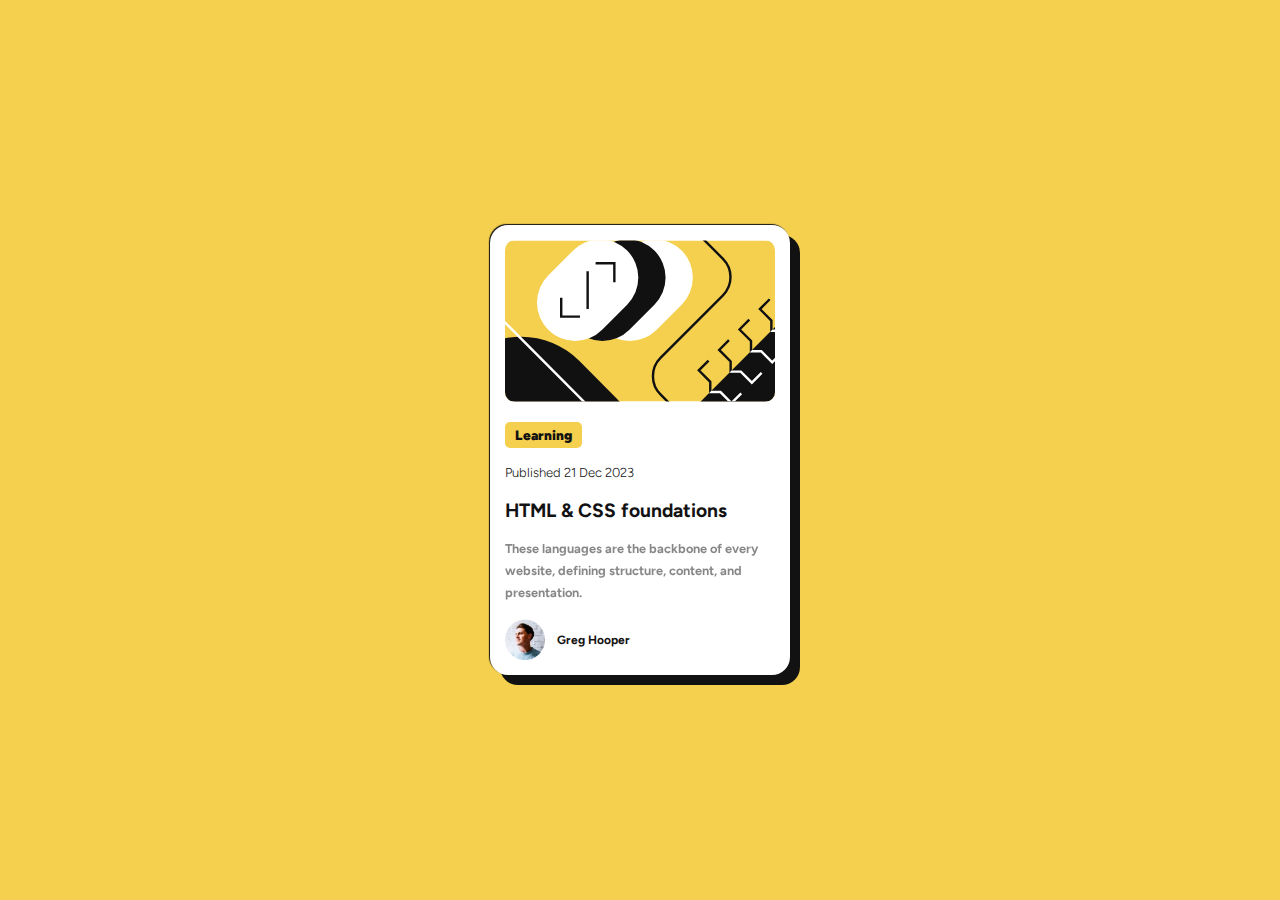
<file: 02-blog-preview-card/index.html>
<!DOCTYPE html>
<html lang="es">

<head>
    <meta charset="UTF-8">
    <meta http-equiv="X-UA-Compatible" content="IE=edge">
    <meta name="viewport" content="width=device-width, initial-scale=1.0">
    <meta name="author" content="Autor">
    <meta name="description" content="Descripcion del proyecto">
    <!-- Biblioteca de íconos Fontawesome -->
    <link rel="stylesheet" href="https://cdnjs.cloudflare.com/ajax/libs/font-awesome/6.4.0/css/all.min.css"
        integrity="sha512-iecdLmaskl7CVkqkXNQ/ZH/XLlvWZOJyj7Yy7tcenmpD1ypASozpmT/E0iPtmFIB46ZmdtAc9eNBvH0H/ZpiBw=="
        crossorigin="anonymous" referrerpolicy="no-referrer" />
    <!-- Archivo reset Normalize -->
    <link rel="stylesheet" href="css/normalize.css">
    <!-- Archivo de estilos -->
    <link rel="stylesheet" href="css/styles.css">
    <link rel="shortcut icon" href="images/favicon-32x32.png" type="image/x-icon">
    <title>Blog Preview Card</title>
</head>

<body>
    <div class="row">
        <div class="card">
            <header class="card__header">
                <!-- <svg xmlns="http://www.w3.org/2000/svg" width="336" height="201" fill="none" viewBox="0 0 336 201">
                    <g clip-path="url(#a)">
                        <path fill="#F4D04E" d="M0 .5h336v200H0z" />
                        <rect width="139" height="95" x="87.996" y="77.729" fill="#fff" rx="47.5"
                            transform="rotate(-45 87.996 77.729)" />
                        <rect width="139" height="95" x="54.055" y="77.729" fill="#111" rx="47.5"
                            transform="rotate(-45 54.055 77.729)" />
                        <path fill="#111" d="M234.864 209.036 451.4-7.5l67.175 67.175-216.536 216.536z" />
                        <rect width="139" height="95" x="20.114" y="77.729" fill="#fff" rx="47.5"
                            transform="rotate(-45 20.114 77.729)" />
                        <rect width="204.19" height="270.554" fill="#111" rx="102.095"
                            transform="scale(-1 1) rotate(45 -103.887 14.564)" />
                        <path stroke="#fff" stroke-width="3"
                            d="m6.69-357.5 135.583 135.727c12.481 12.494 12.481 32.737 0 45.231L-45.544 11.475c-12.481 12.494-12.481 32.737 0 45.23L107.088 209.5" />
                        <path stroke="#111" stroke-width="3"
                            d="M69.965 71.719v23.334h23.334M136.079 52.273V28.94h-23.334M102.845 38.838v46.67M210.364-37.5l60.873 60.873c12.497 12.496 12.497 32.758 0 45.254l-77.745 77.746c-12.497 12.496-12.497 32.758 0 45.254l69.872 69.873" />
                        <path stroke="#111" stroke-width="3"
                            d="m253.339 149.574-12.144 12.145 14.256 14.257v12.672h12.673l13.729 13.729 12.145-12.145M278.685 124.228l-12.145 12.145 14.257 14.257v12.673h12.673l13.729 13.729 12.145-12.145M304.031 98.883l-12.145 12.144 14.257 14.257v12.673h12.673l13.729 13.729 12.144-12.145M329.376 73.537l-12.145 12.145 14.257 14.257v12.672h12.673l13.729 13.729 12.145-12.144" />
                        <path stroke="#fff" stroke-width="5"
                            d="m354.722 48.191-12.145 12.145 14.257 14.257v12.673h12.673l13.729 13.729 12.145-12.145" />
                        <mask id="b" width="285" height="285" x="234" y="-8" maskUnits="userSpaceOnUse"
                            style="mask-type:alpha">
                            <path fill="#111" d="M234.864 209.036 451.4-7.5l67.175 67.175-216.536 216.536z" />
                        </mask>
                        <g stroke="#fff" mask="url(#b)">
                            <path stroke-width="3"
                                d="m253.339 149.574-12.144 12.145 14.256 14.257v12.672h12.673l13.729 13.729 12.145-12.145M278.685 124.228l-12.145 12.145 14.257 14.257v12.673h12.673l13.729 13.729 12.145-12.145M304.031 98.883l-12.145 12.144 14.257 14.257v12.673h12.673l13.729 13.729 12.144-12.145M329.376 73.537l-12.145 12.145 14.257 14.257v12.672h12.673l13.729 13.729 12.145-12.145" />
                            <path stroke-width="5"
                                d="m354.722 48.191-12.145 12.145 14.257 14.257v12.673h12.673l13.729 13.729 12.145-12.145" />
                        </g>
                    </g>
                    <defs>
                        <clipPath id="a">
                            <path fill="#fff" d="M0 .5h336v200H0z" />
                        </clipPath>
                    </defs>
                </svg> -->
                <img class="card__header__img" src="./images/illustration-article.svg" alt="">
            </header>
            <main class="card__main">
            <h1 class="card__main__title"> Learning </h1>
            <h2 class="card__main__date">Published 21 Dec 2023</h2>
                <h2 class="card__main__titulo">HTML & CSS foundations </h2>
                <p class="card__main__description">
                    These languages are the backbone of every website, defining structure,
                    content, and presentation. 
                </p>

                </main>
                <footer class="card__footer">
                <img class="card__footer__img" src="./images/image-avatar.webp" alt="user" />
                <h4 class="card__footer__name">Greg Hooper</h4>

                </footer>

        </div>
    </div>


</body>

</html>
</file>
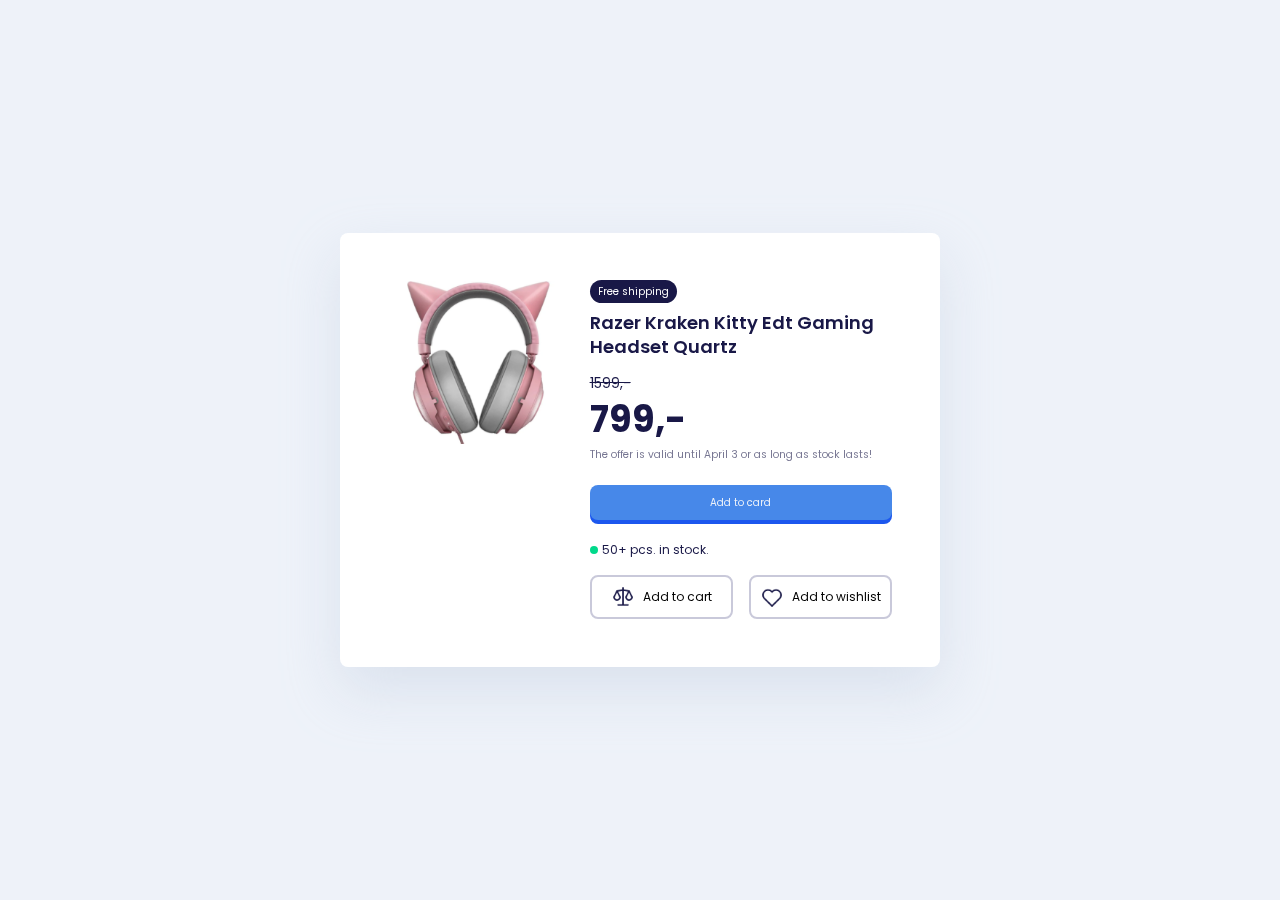
<file: 03-product-info/index.html>
<!DOCTYPE html>
<html lang="es">

<head>
    <meta charset="UTF-8">
    <meta http-equiv="X-UA-Compatible" content="IE=edge">
    <meta name="viewport" content="width=device-width, initial-scale=1.0">
    <meta name="author" content="Nombre del autor">
    <meta name="title" content="Título del proyecto">
    <meta name="description" content="Breve descripción del contenido del proyecto">
    <!-- Boxicons -->
    <link href='https://unpkg.com/boxicons@2.1.4/css/boxicons.min.css' rel='stylesheet'>
    <!-- Normalize -->
    <link rel="stylesheet" href="css/normalize.css">
    <!-- Estilos -->
    <link rel="stylesheet" href="css/styles.css">
    <!-- Favicon -->
    <link rel="shortcut icon" href="./images/favicon-32x32.png" type="image/x-icon">

    <title>Product Info</title>
</head>

<body>

   <section class="container" >
        <main class="card">
            <section class="card__image">
                <img src="./images/headphone.png" alt="img-headfone">
            </section>
            <section class="card__product" >
                <header class="card__product__header">
                    <span class="product__info">Free shipping</span>
                    <p class="product__title">Razer Kraken Kitty Edt Gaming Headset Quartz</p>
                </header>
                <div class="product__prices">
                    <p class="product__previous__price">1599,- </p>
                    <p class="product__next__price">799,-</p>
                    <p class="product__offer">The offer is valid until April 3 or as long as stock lasts!</p>
                    <button class="product__add">Add to card</button>
               </div>
                <footer class="product__footer">
                    
                        <div > <div class="product__stock__active" ></div> <span class="product__stock__text" > 50+ pcs. in stock.</span></div>
                    
                    <div class="products__buttons">
                        <button><span><img  class="products__button__img" src="./images/bal.png" alt="balanza"></span>Add to cart</button>
                        <button><img  class="products__button__img"  src="./images/cor.png" alt="corazon">Add to wishlist</button>
                    </div>

                </footer>
                
                
            </section>
        </main>
    </<section>
        

</body>

</html>
</file>
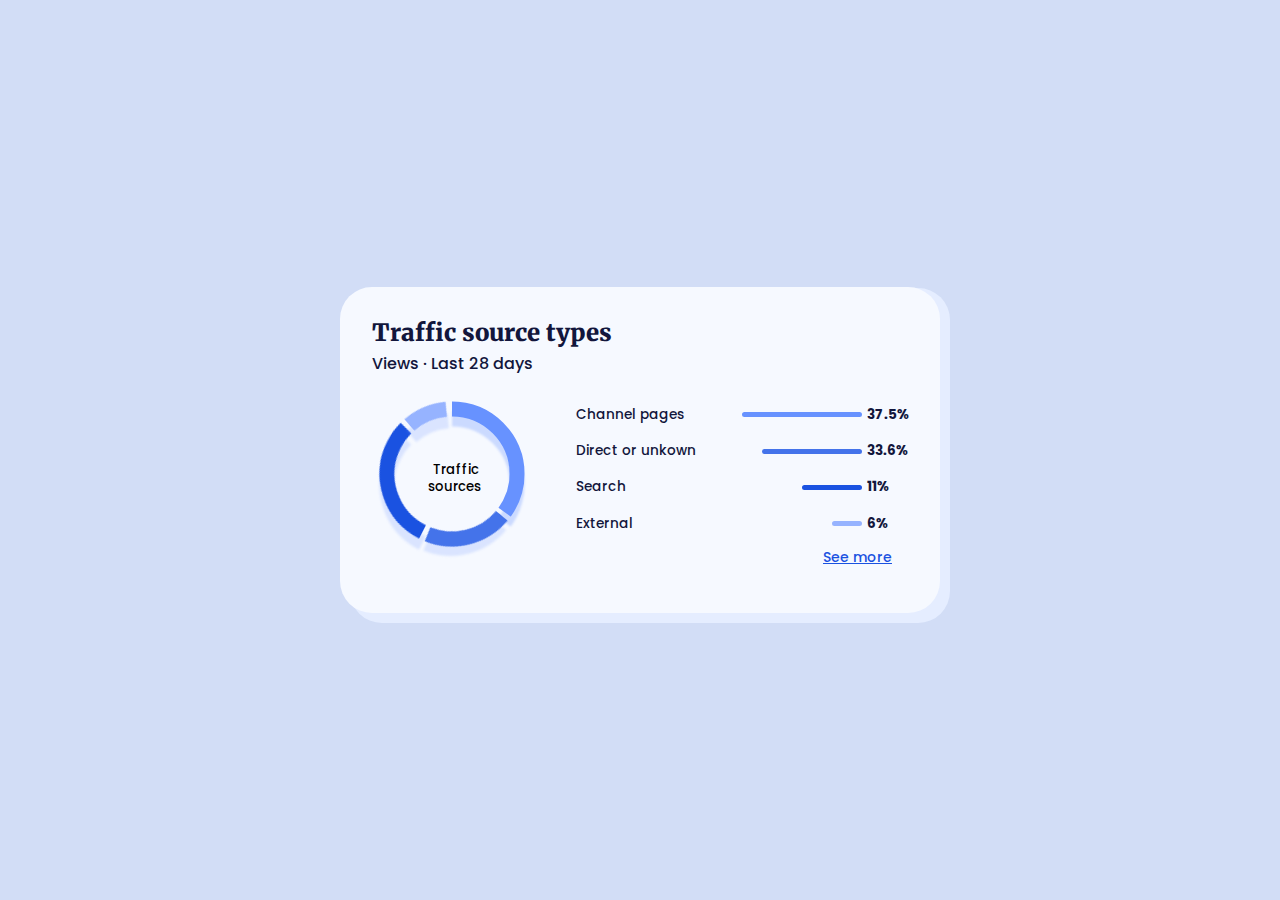
<file: 04-analytics/index.html>
<!DOCTYPE html>
<html lang="es">

<head>
    <meta charset="UTF-8">
    <meta http-equiv="X-UA-Compatible" content="IE=edge">
    <meta name="viewport" content="width=device-width, initial-scale=1.0">
    <meta name="author" content="Nombre del autor">
    <meta name="title" content="Título del proyecto">
    <meta name="description" content="Breve descripción del contenido del proyecto">
    <!-- Boxicons -->
    <link href='https://unpkg.com/boxicons@2.1.4/css/boxicons.min.css' rel='stylesheet'>
    <!-- Normalize -->
    <link rel="stylesheet" href="css/normalize.css">
    <!-- Estilos -->
    <link rel="stylesheet" href="css/styles.css">
    <!-- Favicon -->
    <link rel="shortcut icon" href="./images/favicon-32x32.png" type="image/x-icon">


    <link href="https://fonts.googleapis.com/css2?family=Merriweather+Sans:ital,wght@0,300..800;1,300..800&family=Merriweather:ital,wght@0,300;0,400;0,700;0,900;1,300;1,400;1,700;1,900&family=Poppins:ital,wght@0,100;0,200;0,300;0,400;0,500;0,600;0,700;0,800;0,900;1,100;1,200;1,300;1,400;1,500;1,600;1,700;1,800;1,900&display=swap" rel="stylesheet">
    <link href="https://fonts.googleapis.com/css2?family=Poppins:ital,wght@0,100;0,200;0,300;0,400;0,500;0,600;0,700;0,800;0,900;1,100;1,200;1,300;1,400;1,500;1,600;1,700;1,800;1,900&display=swap" rel="stylesheet">

    <title>Analytics</title>
</head>

<body>

   <div class="container">
        <main class="card">
            <div class="header">
                <h1 class="header__title">Traffic source types</h1>
                <p class="header__date">Views · Last 28 days</p>
            </div>
            <div class="description">
                <section class="descriptión__grafico">
                    <svg class="grafica" width="160px" height="170px" >
                        <circle class="grafico__circular1" r="65px" cx="50%" cy="85" pathlength="100" >
                            <title class="tooltip" >37.5%</title>
                        </circle>                        
                        <circle class="grafico__circular2" r="65px" cx="50%" cy="85" pathlength="100" >
                            <title class="tooltip" >33.6%</title>

                        </circle>                        
                        <circle class="grafico__circular3" r="65px" cx="50%" cy="85" pathlength="100" >
                            <title class="tooltip" >11%</title>

                        </circle>                        
                        <circle class="grafico__circular4" r="65px" cx="50%" cy="85" pathlength="100" >
                            <title class="tooltip" >6%</title>

                        </circle>                       
                    <text class="grafico__text" x="38%" y="50%" >
                        Traffic
                    </text>
                    <text class="grafico__text" x="35%" y="60%" >
                        sources
                    </text>
                    </svg>
                </section>
                <section class="descriptión__componentes">
                    <ul class="description__list">
                        <li  class="list__item">
                            <div class="item__title">Channel pages</div>
                            <div class="item__barr">
                            <progress class="item__progres" id="progress-1" max="0" value="100" ></progress>
                            </div>
                            <div class="item__porcent">37.5%</div>
                        </li>

                        <li  class="list__item">
                            <div class="item__title">Direct or unkown</div>
                            <div class="item__barr">
                            <progress class="item__progres" id="progress-2" max="100" value="100" ></progress>
                            </div>
                            <div class="item__porcent">33.6%</div>
                        </li>

                        <li  class="list__item">
                            <div class="item__title">Search</div>
                            <div class="item__barr">
                            <progress class="item__progres" id="progress-3" max="100" value="100" ></progress>
                        </div>
                            <div class="item__porcent">11%</div>
                        </li>

                        <li  class="list__item">
                            <div class="item__title">External</div>
                            <div class="item__barr">
                            <progress class="item__progres" id="progress-4" max="100" value="100" ></progress>
                        </div>
                            <div class="item__porcent">6%</div>
                        </li>
                    </ul>
                    <div class="description__link">
                        <a href="#">See more</a>
                    </div>
                </section>

            </div>

        </main>
   </div>
    

</body>

</html>
</file>
<file: 02-blog-preview-card/css/styles.css>
@import url('https://fonts.googleapis.com/css2?family=Figtree:wght@600;800&display=swap');


* {
	--yellow-color: hsl(47, 88%, 63%);

	--white-color: hsl(0, 0%, 100%);
	--grey-color: hsl(0, 0%, 50%);
	--black-color: hsl(0, 0%, 7%);

	--primary-font-family: 'Figtree', sans-serif;	
	--lh-text: 22px;
	--font-size: 16px;
}
*,::before,::after{
	box-sizing: border-box;
	margin: 0;
	padding: 0;
}

body {
	font-family: var(--primary-font-family);
	background-color: var(--yellow-color);
	color: var(--black-color);
	font-size: var(--font-size);
	line-height: var(--lh-text);
	font-size: var(--font-size);
	width: 100vw;
	min-width: 320px;
	min-height: 100vh;	
}

.row{
	display: flex;
    height: 100vh;
	justify-content: center;
	align-items: center;
	padding: 2rem;
}

.row::after{
	content: '';
	clear: both;
	display: block;
}


.card{
	width: 300px;
	background-color: var(--white-color);
	border-radius: 18px;
	padding: 15px;
	box-shadow:10px 10px var(--black-color),
	-1px -1px 1px var(--black-color);	
}

.card__header__img{
	width: 100%;
	border-radius: 10px;
	height: auto;
}

.card__main{
padding: 1rem 0;
}
.card__main__title{
	display: inline;
	background-color: var(--yellow-color);
	font-weight: 900;
	padding: 5px 10px;
	border-radius: 5px;
	font-size: .85rem;
}
.card__main__date{
	font-size: .8125rem;
	font-weight: 100;
	padding: 1rem 0;

}

.card__main__titulo{
	padding: 0 0 1rem;
	font-size: 1.2rem;
}
.card__main__titulo:hover{
	color: var(--yellow-color);
	cursor:pointer;
}
.card:hover{

	box-shadow:15px 15px var(--black-color)
	,
	-1px -1px 1px var(--black-color);;
	
}
.card__main__description{
	font-size: .8rem;
	opacity: .5;
	width: 100%;
	font-weight: 700;
}

.card__footer{
	display: flex;
	align-items: center;
	gap:.75rem;
	width: 100%;
	height:40px;
}
.card__footer__img{
	width: 40px;
}
.card__footer__name{
	font-size: .75rem;
}
</file>
<file: 03-product-info/css/styles.css>
/* -----------------
Tabla de contenidos:
--------------------
1. Fuente ......................... 12
2. Variables ...................... 16
3. Estilos generales .............. 27
-------------------- */


/* ----- Fuente ----- */
@import url('https://fonts.googleapis.com/css2?family=Poppins:wght@400;500;600;700&display=swap');
*,::before,::after{
    margin: 0;
    padding: 0;
    box-sizing: border-box;
}


/* ----- Variables ----- */
:root {
    /* colores */
    --color: #333;
    --bgMain:#EEF2F9;
    --bgSec:#ffffff;
    --bgSec2:#191847;
    --textMain:#191847;
    --borderColor:#C9C9DA;

    
    /* config. */
    --fuente: 'Poppins', sans-serif;
    --ft-size: 1rem;
    --l-height: 22px;
}


/* ----------------------------- */
/* ----- Estilos generales ----- */
/* ----------------------------- */
body {
    min-width: 320px;
    min-height: 100vh; 
    font-family: var(--fuente);
    color: var(--textMain);
}

.container{
    height: 100vh;
    display: flex;
    justify-content: center;
    align-items: center;
    background-color: var(--bgMain);
    padding: 2rem;
}
.card{
    max-width: 600px;
    width: 500%;
    background-color: var(--bgSec);
    display: flex;
    filter: drop-shadow( 0px 24px 28px #B3C1D954);
    border-radius: .5rem;
    padding: 3rem;

}
.card__image{
    width: 40%;
    height: auto;
}
.card__image img{
    max-width: 90%;
}
.card__product{
    width: 60%;
    display: flex;
    flex-direction: column;


}
.card__product__header{
    /* margin-top: 8px; */

        .product__info{
        background: var(--bgSec2);
        color: var(--bgSec);
        padding: 4px 8px;
        border-radius:20px;
        line-height: var(--l-height);
        font-size: .625rem; 
        
        }
        
        .product__title{
            padding: .5rem 0;
            line-height: 1.5rem;
            font-size: 1.125rem;
            font-weight: 600;
        }
}



.product__prices{

    /* background-color: khaki;
    display: flex;
    flex-direction: column; */
   padding: .5rem 0;
    .product__previous__price{
        font-size: .875rem;
        font-weight: 400;
        text-decoration-line: line-through;
    }
    .product__next__price{
        font-size: 2.25rem;
        font-weight: 700;
        padding: .5rem 0;
    }
    .product__offer{
        font-weight: 400;
        font-size: .65rem;
        opacity: .6;
    }
    .product__add{
        background-color: #4788E9;
        outline: none;
        border: none;
        width: 100%;
        font-size: .625rem;
        color: var(--bgMain);
        padding: .75rem 0;
        border-radius: 8px;
        filter: drop-shadow(0 .25rem 0px #1C57EE);
        margin: 1.5rem 0 .75rem;

    }

    
   
}

.product__footer{

    .product__stock__text{
        font-size: .75rem;
    }
   

.product__stock__active{
    display: inline-block;
    width: 8px;
    height: 8px;
    background-color: #00D98B;
    border-radius: 50%;
    /* margin-right:.25rem; */
       


}
.products__buttons{
    display: flex;
    flex-direction: row;
    justify-content: space-between;
    gap: 1rem;
    padding-top: 1rem;
    /* vertical-align: middle; */
}
.products__buttons button{
    width: 100%;
    display: flex;
    justify-content: center;
    align-items: center;
    gap: .5rem;
    border-radius: .5rem;
    border: 2px solid var(--borderColor);
    font-weight: 400;
    font-size: .75rem;
    padding: .5rem 0;
    background-color: var(--bgSec);
   

}


.products__button__img{

    vertical-align: middle;
    width: 24px;
    height: 24px;
}

}

button:hover{
    cursor: pointer;
    scale: .99;
}
button:active{
    scale: 1;
}



@media screen and (max-width:768px) {
    .container{
        /* background-color: peru; */
    }
    .products__button__img{
    }
}

@media screen and (max-width:480px) {
    .card{
        flex-direction: column;
        padding: 2rem;
    }
    .card__image{
        width: 100%;
        height: auto;
        text-align: center;
    }
    .card__image{
        width: 100%;
    }
    .card__product{
        width: 100%;    
    }
    .products__button__img{
        display:none;
    }
 
}
</file>
<file: 04-analytics/css/styles.css>
/* -----------------
Tabla de contenidos:
--------------------
1. Fuente ................ 11
2. Variables ............. 17
3. Estilos generales ..... 32
-------------------- 
*/


/* ----- Fuente ----- */
@import url("https://fonts.googleapis.com/css2?family=Merriweather&display=swap");

*,::after,::before{
    box-sizing: border-box;
    margin: 0;
    padding: 0;
}

/* ----- Variables ----- */
:root {
    /* colores */
    --color: #333;

    /* config. */
    --ft-size: 1rem;
    --l-height: 22px;
    --bgMain:#D2DDF6;
    --bgCard:#F6F9FF;
    --color1:#6792FF;
    --color2:#4473EA;
    --color3:#1A52E1;
    --color4:#96B3FF;

    --colorShadow:#E5EDFF;
    --colorText:#12163C;
    --font-Popins:"Poppins", sans-serif;
    --font-Merriweather:"Merriweather", sans-serif;


}


/* ----------------------------- */
/* ----- Estilos generales ----- */
/* ----------------------------- */
body {
    font-size:16px;
    min-width:320px;
    background-color: rebeccapurple;
    color:var(--colorText);
    font-family: var(--font-Popins);
    
}

.container{
    background-color:var(--bgMain);
    min-height:100vh;
    display: flex;
    justify-content: center;
    align-items: center;
    padding: 2rem;
}

.card{
    background-color: var(--bgCard);
    max-width: 100%;
    width: 600px;
    padding: 2rem;
    border-radius: 2rem;
    display: flex;
    flex-direction: column;
    gap: 1rem;
    box-shadow: 10px 10px var(--colorShadow),10px 1px var(--colorShadow);
}
.header{
    display: flex;
    flex-direction: column;
    gap: .5rem;
}

.header__title{
    margin: 0;
    font-family: var(--font-Merriweather);
    font-weight: 900;
    font-size: 1.5rem;
}

.header__date{
    font-weight: 500;
    font-size: 1rem;
}
.description{
    display: flex;
}
.descriptión__grafico{
width: 35%;
}

.descriptión__componentes{
width: 65%;
padding: 1rem;

}
.description__list{
padding: 0;
margin: 0;
display: flex;
flex-direction: column;
justify-content: space-between;
gap: 1.125rem;
}
.list__item{
    list-style: none;
    display: flex;
    justify-content: space-between;
    align-items: center;
    /* padding-top: .5rem; */
}
.item__title{
    font-weight: 500;
    font-size: .85rem;
    flex-grow: 1;
    
}
/* .item__barr{
    display: flex;
    

} */
.item__progres{
    height: 5px;
    vertical-align: middle;
    border-radius: 10px;

}
.item__group{
    display: flex;
    align-items: center;
}
#progress-1{
    border: 2px solid var(--color1);
    width: 120px;
    
}
#progress-1::-webkit-progress-value {
    background-color:var(--color1);
}

#progress-2{
    border: 2px solid var(--color2);
    width: 100px;
    
    
}
#progress-2::-webkit-progress-value {
    background-color:var(--color2);
}

#progress-3{
    border: 2px solid var(--color3);
    width: 60px;
    
    
}
#progress-3::-webkit-progress-value {
    background-color:var(--color3);
}

#progress-4{
    border: 2px solid var(--color4);
    width: 30px;
    
}
#progress-4::-webkit-progress-value {
    background-color:var(--color4);
}



.item__porcent{
    font-weight: 700;
    font-size: .85rem;
    width: 30px;
    padding-left: .3rem;
    display: flex;
    align-items: center;
}

.description__link{
    padding-top: 1rem;
    text-align: right;
    font-size: .875rem;

}
.description__link a{
    color: var(--color3);
    font-weight: 500;


}
.grafica{
}

.grafico__circular1{ 
    fill: none;
    stroke: var(--color1);
    stroke-width: 15;
    stroke-dasharray: 35 65;
    transform-origin: 50%;
    transform: rotate(-90deg);
    filter: drop-shadow(-10px 0px 1px rgba(103, 146, 255,.3));
    position: relative;
}


.grafico__circular2{ 
    fill: none;
    stroke: var(--color2);
    stroke-width: 15;
    stroke-dasharray: 20 80;
    transform-origin: 50%;
    transform: rotate(40deg);
    filter: drop-shadow(5px 8px 1px rgba(103, 146, 255,.2) );
}
.grafico__circular3{ 
    fill: none;
    stroke: var(--color3);
    stroke-width: 15;
    stroke-dasharray: 30 70;
    transform-origin: 50%;
    transform: rotate(117deg);
    filter: drop-shadow(10px -5px 1px rgba(103, 146, 255,.2));

}
.grafico__circular4{ 
    fill: none;
    stroke: var(--color4);
    stroke-width: 15;
    stroke-dasharray: 10 90;
    transform-origin: 50%;
    transform: rotate(229deg);
    filter: drop-shadow(-10px -6px 1px rgba(103, 146, 255,.2));

}
.grafico__text{
    font-weight: 500;
    font-size: .825rem;
    /* width: 10px; */
    text-anchor: start;
    line-height: 1rem;

}
@media screen and (max-width:480px) {
    .container{
    }
    .description{
        flex-direction: column;
    }
    .descriptión__grafico{
        width: 100%;
        text-align: center;

    }
    
    .descriptión__componentes{
        width: 100%;
    }
    .item__progres{
        display: none;
    }
    /* .list__item{
        flex-wrap: wrap;
        gap: .5rem;
    } */
}
</file>
